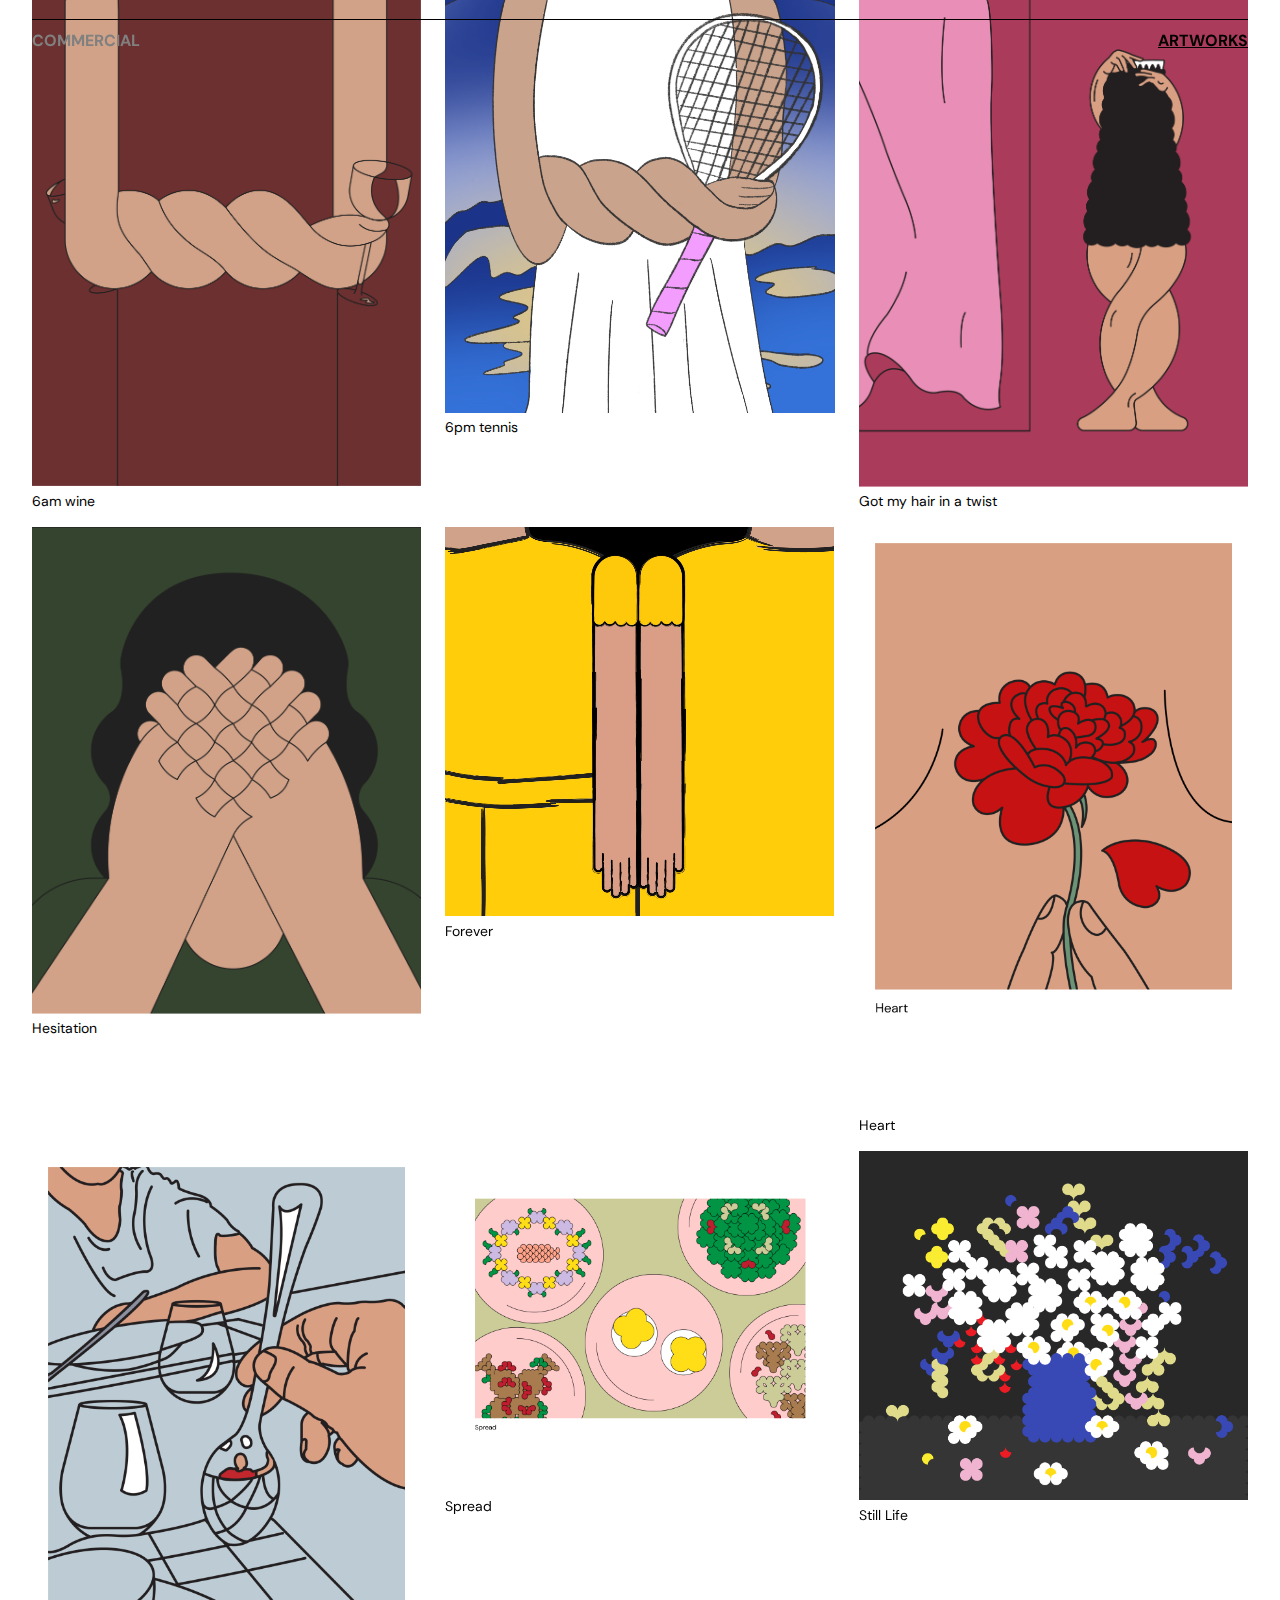
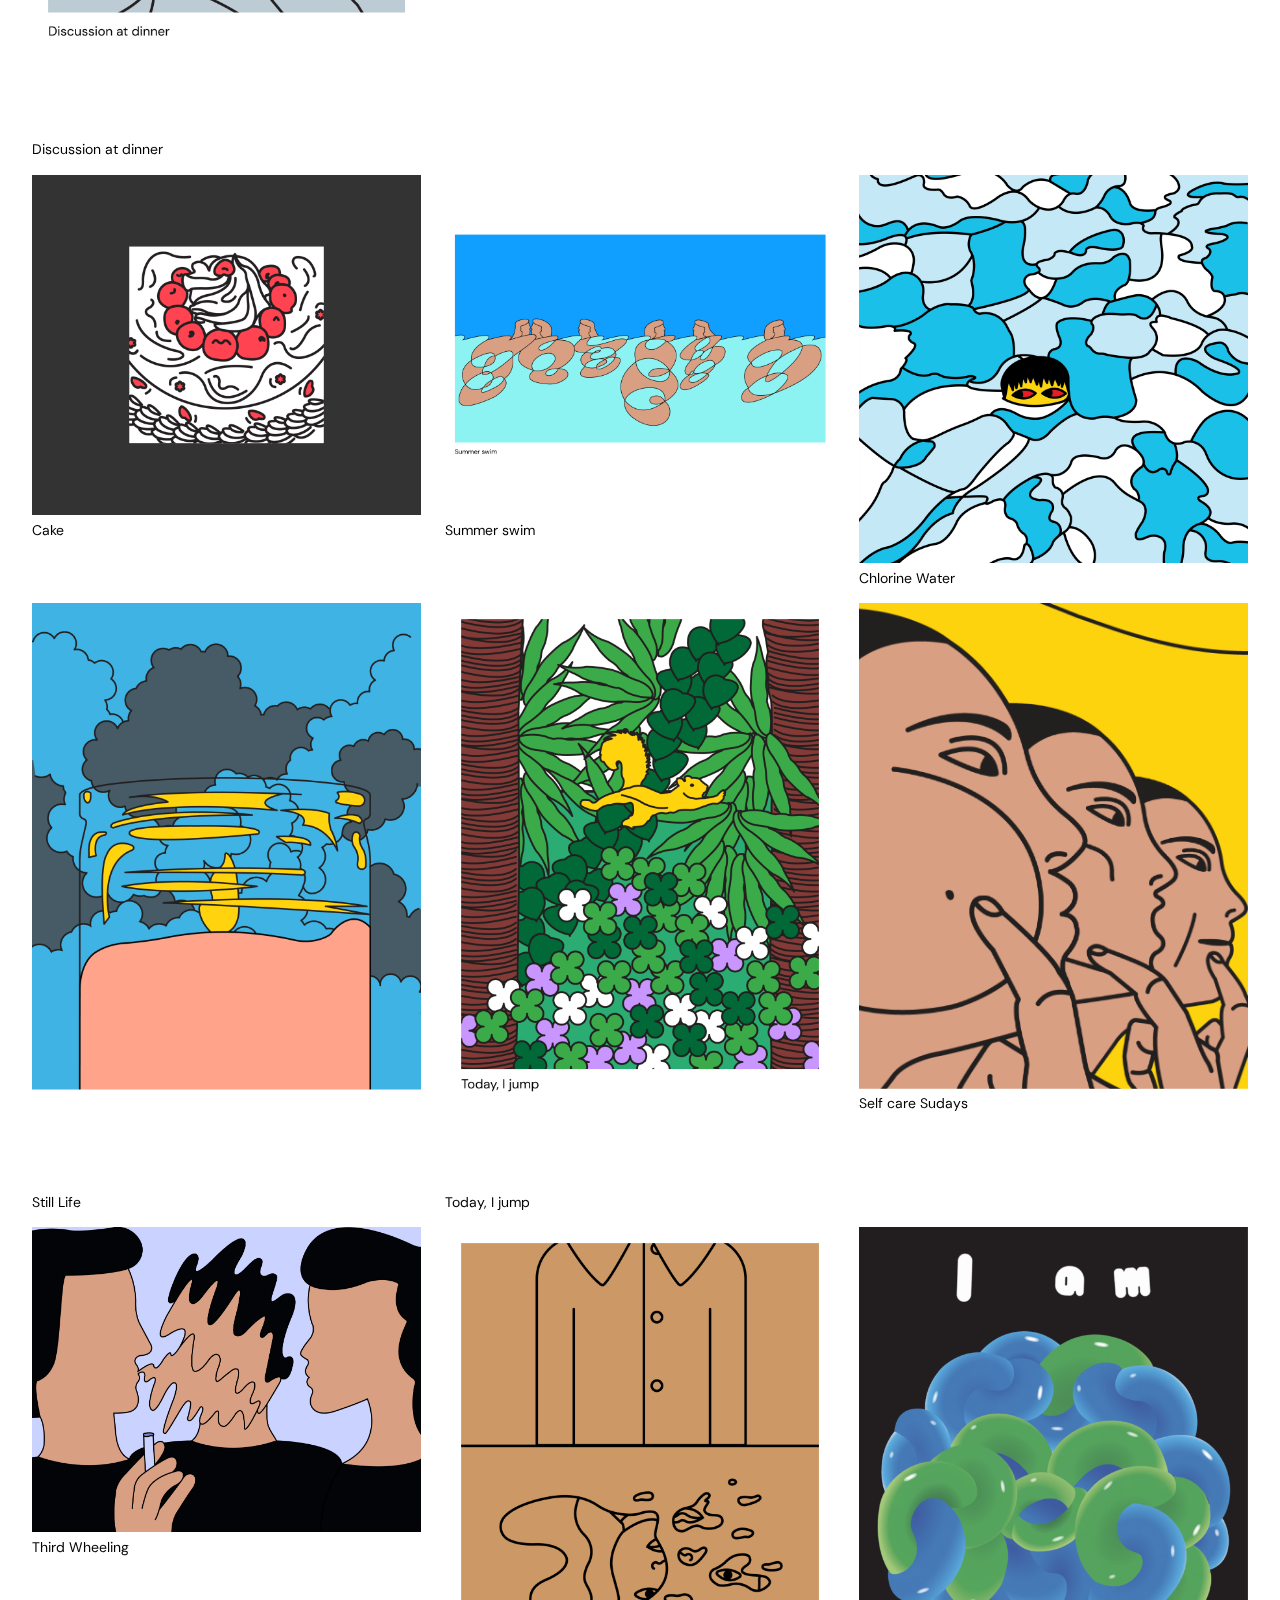
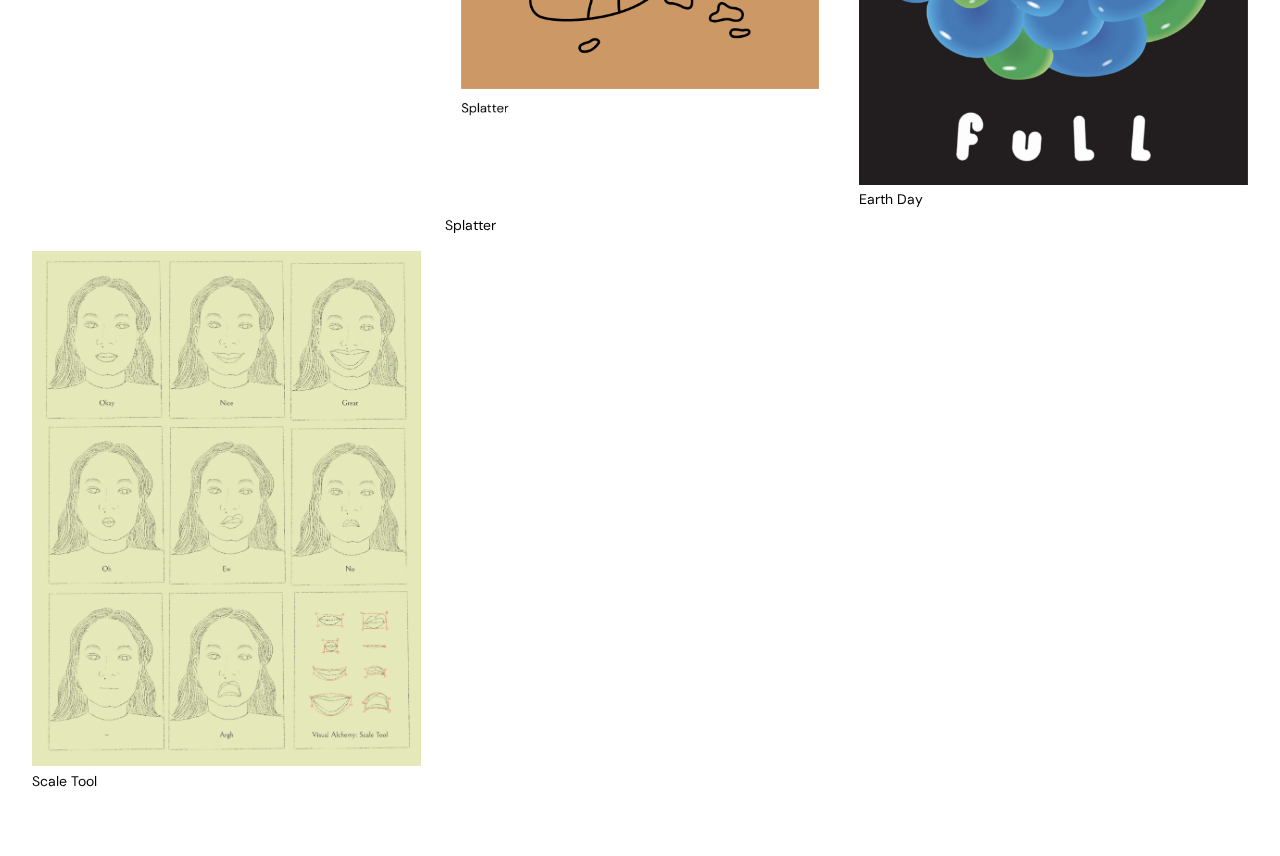
<file: artworks.html>
<!DOCTYPE html>
<html lang="en">
<head>
  <meta name="viewport" content="width=device-width, user-scalable=no" />
  <link rel="stylesheet" href="style.css">
  <link rel="stylesheet" href="style2.css">
  <link rel="preconnect" href="https://fonts.googleapis.com">
  <link rel="preconnect" href="https://fonts.gstatic.com" crossorigin>
<link href="https://fonts.googleapis.com/css2?family=DM+Sans:ital,wght@0,400;0,500;0,700;1,400&display=swap" rel="stylesheet">
  <!-- <script src="https://cdnjs.cloudflare.com/ajax/libs/bodymovin/5.10.2/lottie.min.js"></script> -->
</head>
<body>
  <main class="rick2">

<div class="header-main">
  <div class="heading"><a href="./">COMMERCIAL</a></div>
<div class="heading selected"><a href="./artworks">ARTWORKS</a></div>
<!-- <div class="heading">EXPERIMENTS</div> -->
</div>


<div class="dashboard">



  <div class="gallery">



    <div class="artwork">
    <img src="wine-twist.png">
    6am wine
    </div>

    <div class="artwork">
      <img src="tennis-twist.png">
      6pm tennis
    </div>

    <div class="artwork">
    <img src="hair-twist.png">
        Got my hair in a twist
    </div>

    <div class="artwork">
<img src="hesitation.png">
        Hesitation
    </div>


    <div class="artwork">
      <video width="100%" height="100%" autoplay muted loop>
        <source src="twist-arms.mp4" type="video/mp4">
      </video>
        Forever
    </div>

    <div class="artwork">
      <img src="rose-heart.png">
        Heart
    </div>

    <div class="artwork">
    <img src="spoon.png">
        Discussion at dinner
    </div>

    <div class="artwork">
    <img src="food.png">
      Spread
    </div>
    <div class="artwork">
    <img src="vase.png">
      Still Life
    </div>


    <div class="artwork">
    <img src="cake.png">
Cake
    </div>

    <div class="artwork">
  <img src="swim.png">
    Summer swim
    </div>

    <div class="artwork">
  <img src="chlorine-water.png">
    Chlorine Water
    </div>

    <div class="artwork">
  <img src="candle.png">
Still Life
    </div>

    <div class="artwork">
<img src="squirrel.png">
Today, I jump
    </div>

    <div class="artwork">
<img src="faces.png">
Self care Sudays
    </div>

    <div class="artwork">
  <img src="third-wheeling.png">
Third Wheeling
    </div>

    <div class="artwork">
<img src="splatter.png">
Splatter
    </div>

    <div class="artwork">
      <img src="earth-full.png">
      Earth Day
    </div>

    <div class="artwork">
      <img src="scale-tool1.png">
      Scale Tool
    </div>




  </div>




  </div>


  </main>
  </body>

  <script src="jquery.js"></script>
  <script src="nav.js"></script>
  </html>
</file>
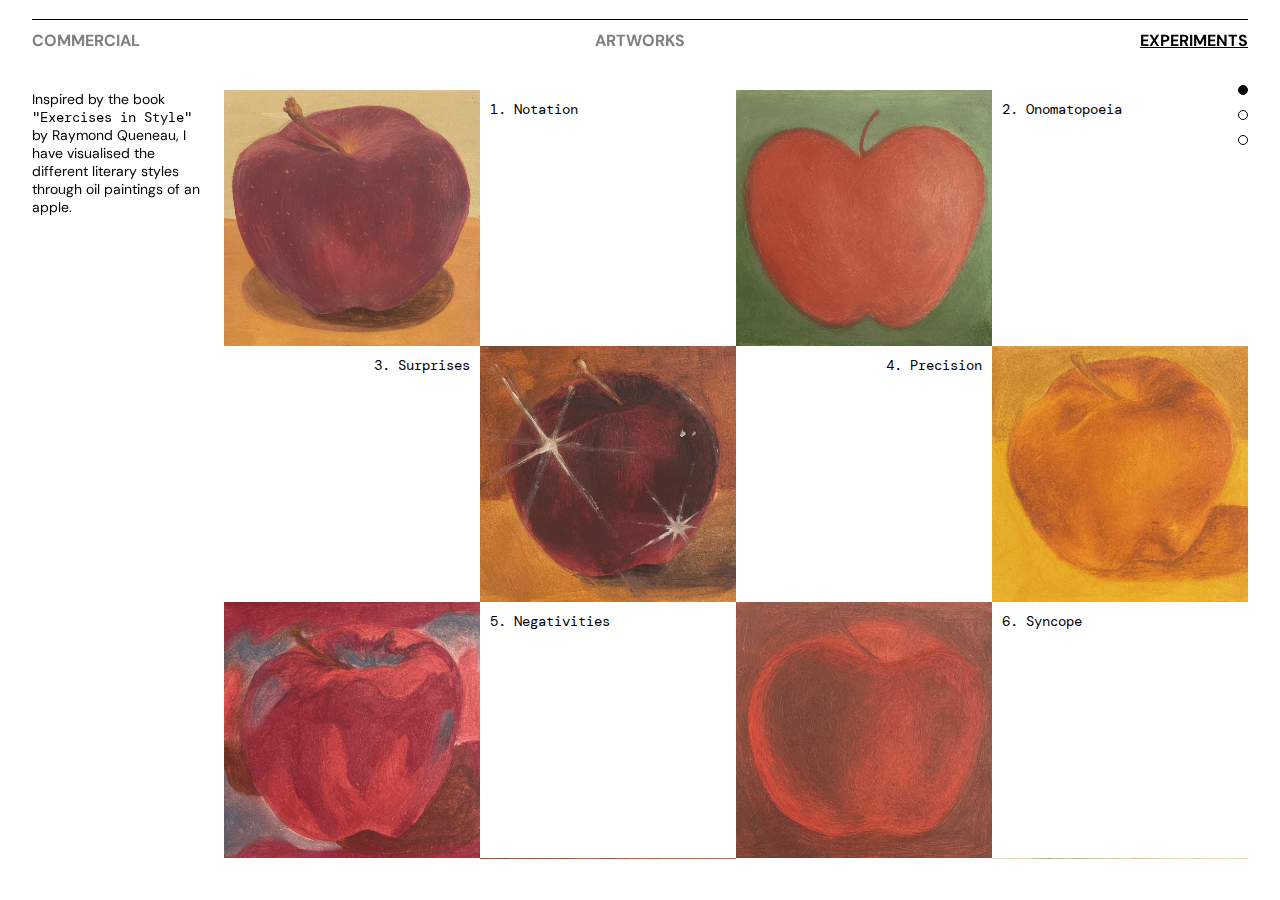
<file: research.html>
<!DOCTYPE html>
<html lang="en">
<head>
  <meta name="viewport" content="width=device-width, user-scalable=no" />
  <link rel="stylesheet" href="style.css">
  <link rel="stylesheet" href="style2.css">
    <link rel="stylesheet" href="style-research.css">
  <link rel="preconnect" href="https://fonts.googleapis.com">
  <link rel="preconnect" href="https://fonts.gstatic.com" crossorigin>
<link href="https://fonts.googleapis.com/css2?family=DM+Sans:ital,wght@0,400;0,500;0,700;1,400&display=swap" rel="stylesheet">
<link rel="preconnect" href="https://fonts.googleapis.com">
<link rel="preconnect" href="https://fonts.gstatic.com" crossorigin>
<link href="https://fonts.googleapis.com/css2?family=DM+Mono:ital,wght@0,300;0,400;0,500;1,300;1,400;1,500&display=swap" rel="stylesheet">
  <!-- <script src="https://cdnjs.cloudflare.com/ajax/libs/bodymovin/5.10.2/lottie.min.js"></script> -->
</head>
<body>

  <div class="header-main">
    <div class="heading "><a href="./">COMMERCIAL</a></div>
  <div class="heading"><a href="./artworks">ARTWORKS</a></div>
  <div class="heading selected"><a href="./experiments">EXPERIMENTS</a></div>
  </div>
<div class="navigation">
<div class="dot open"><a href="#" data-filter=".excersizes"></a></div>
<div class="dot"><a href="#" data-filter=".alchemy"></a></div>
<div class="dot"><a href="#" data-filter=".collage"></a></div>
</div>


<!--excersizes apple -->
<div class="outerbox excersizes">

<div class="intro">
<div class="title">Inspired by the book <p>"Exercises in Style"</p> by Raymond Queneau, I have visualised the different literary styles through oil paintings of an apple.
  <!-- <div class="title">Painting by Avni Jain</div> -->
</div>

<!-- <div class="text-all">
  <div class="text">1. Move Tool</div>
      <div class="text">2. Move Tool</div>
      <div class="text">3. Move Tool</div>
          <div class="text">4. Move Tool</div>
          <div class="text">5. Move Tool</div>
              <div class="text">6. Move Tool</div>
              <div class="text">7. Move Tool</div>
                  <div class="text">8. Move Tool</div>
                  <div class="text">9. Move Tool</div>
                      <div class="text">10. Move Tool</div>
                      <div class="text">11. Move Tool</div>
                          <div class="text">12. Move Tool</div>
  </div> -->
  </div>


  <div class="apple-all">
<!--1-->
    <div class="apple-pair">
        <div class="apple-box"><img src="apples/1.png"></div>
          <div class="apple-title "><p style="padding:10px;">1. Notation</p></div>
    </div>
<!--2-->
    <div class="apple-pair reverse">
        <div class="apple-box"><img src="apples/2.png"></div>
          <div class="apple-title"><p style="padding:10px;">2. Onomatopoeia</p></div>
    </div>
<!--3-->
    <div class="apple-pair reverse">
          <div class="apple-title right"><p style="padding:10px;">3. Surprises</p></div>
                  <div class="apple-box"><img src="apples/3.png"></div>
    </div>
<!--4-->
    <div class="apple-pair">
          <div class="apple-title right"><p style="padding:10px;">4. Precision</p></div>
                  <div class="apple-box"><img src="apples/4.png"></div>
    </div>
<!--5-->
    <div class="apple-pair">
        <div class="apple-box"><img src="apples/5.png"></div>
          <div class="apple-title"><p style="padding:10px;">5. Negativities</p></div>
    </div>
<!--6-->
    <div class="apple-pair reverse">
        <div class="apple-box"><img src="apples/6.png"></div>
          <div class="apple-title"><p style="padding:10px;">6. Syncope</p></div>
    </div>
<!--7-->


    <div class="apple-pair reverse">
          <div class="apple-title right"><p style="padding:10px;">7. The Subjective Side</p></div>
                  <div class="apple-box"><img src="apples/7.png"></div>
    </div>
<!--8-->
    <div class="apple-pair">
          <div class="apple-title right"><p style="padding:10px;">8. Another Subjectivity</p></div>
                  <div class="apple-box"><img src="apples/8.png"></div>
    </div>
<!--9-->
    <div class="apple-pair ">
        <div class="apple-box"><img src="apples/9.png"></div>
          <div class="apple-title"><p style="padding:10px;">9. Reported Speech</p></div>
    </div>
<!--10-->
    <div class="apple-pair reverse">
        <div class="apple-box"><img src="apples/10.png"></div>
          <div class="apple-title"><p style="padding:10px;">10. Metaphorically</p></div>
    </div>
<!--11-->
    <div class="apple-pair reverse">
          <div class="apple-title right"><p style="padding:10px;">11. Dream</p></div>
                  <div class="apple-box"><img src="apples/11.png"></div>
    </div>
<!--12-->
    <div class="apple-pair">
          <div class="apple-title right"><p style="padding:10px;">12. Past</p></div>
                  <div class="apple-box"><img src="apples/12.png"></div>
    </div>

</div>


</div>


<!-- collage-->
<!-- <div class="outerbox collage">



</div> -->

<!-- visual alchemy -->
<!-- <div class="outerbox alchemy">



</div> -->


</body>

<script src="jquery.js"></script>
<script src="nav.js"></script>
</html>
</file>
<file: style.css>
body{
  margin:0;
  padding: 0;
font-family: 'DM Sans', sans-serif;
    width: 100%;
}

body::-webkit-scrollbar {
  display: none;
}
.header-main{
    font-size: 18px;
  font-family: 'DM Sans', sans-serif;
    position: relative;
    position: fixed;
    z-index:10000;
    width:95vw;
    margin-top: 1.5vw;
    margin-left: 2.5vw;
    margin-right:2.5vw;
    /* height:36px; */
      padding-top: 10px;
      padding-bottom: 10px;
      font-size: 16px;
      font-weight: bold;
      border-top: 1px solid black;
/* background-color: red; */
display: flex;
flex-wrap: nowrap;
justify-content:  space-between;
align-items: center;
}
.header-main a{
  color: black;
  text-decoration: none;
}

.filters{
    width:95vw;
    /* height: 50px; */
    border-top: solid 1px #000;
    /* border-bottom: solid 1px #000; */
  background-color: white;
    position: fixed;
    bottom:0;
    left:2.5vw;
    right:2.5vw;
    z-index: 20;
    /* background-color: pink; */
    /* display: inline; */

}
ul{
  margin:0;
  padding:0;
}
.filters-list{
  margin-top:10px;
    margin-bottom:10px;
  /* width:100%; */
  /* margin: 0; */
  flex-wrap: wrap;
  display: flex;
  /* text-align: center; */
  justify-content: center;
  /* align-items: center; */
}
.filters-list a{
  text-decoration: none;
  font-size: 12px;
  color:black;
  /*  */
  /* background-color: red; */
    padding-left:10px;
      padding-right:10px;
}


.navbar a{
  /* color: black; */
/* text-decoration: none; */
  /* width:100%; */
  /* display: inline; */
}
.select{
  background-color: yellow;
  /* color: red; */
    text-decoration: underline;
}
.reel{
  /* position: fixed; */
  /* top: 2.5vw; */
  /* z-index: 0; */
  /* display: flex;
  justify-content: center;
  align-items: center; */
  width:100vw;
  height:100vh;
/* background-color: red; */
background-image: url(bg.png);
background-size: cover;
background-position: center;
background-repeat: no-repeat;
}
.reel-box{
  /* width:480px;
  height:480px; */
}

.section{
  background-color: white;
    z-index: 3;
  padding-top: 10px;
  padding-bottom: 10px;
  font-size: 16px;
  font-weight: bold;
  width:100%;
  border-top: 1px solid black;
}

.write-up{
  z-index: 10;
  background-color: white;
  /* background-color: red; */
  /* margin :0;
  top:0;
  left:0;
  position: sticky;
z-index: 0; */
/* margin-top: 10px; */
/* border-top: 1px solid #000; */
margin-bottom: 50px;
  width:100%;
}

.write-up a{
  color: black;
  /* text-decoration: underline; */
}


.inner{
  line-height: 1.4;
  /* margin-top: 20px; */
  margin-bottom: 20px;
width:540px;
font-size: 21px;
}
.inner-email{
  letter-spacing: .4px;
  padding-top: 30px;
  font-size: 12px;
  text-transform: uppercase;
}

.heading{
color:grey;
}
.heading a{
color:grey;
}
.selected a{
color:black;
text-decoration: underline;
}
/* .selected a{
  color:black;
} */
.info{
  background-color: yellow;
    margin-left: 20px;
  cursor: pointer;
  font-size: 17px;
width:50px;
text-align: center;
  /* position: fixed; */
  margin-top:10px;
  /* left:12px; */
  z-index: 4;
  float: left;
}
.project a:hover,
.project2 a:hover,
.project3 a:hover,
.info a:hover{
  color:#333;
text-decoration: underline;
}

.project2 a:hover .project-name{
/* border-bottom:2px solid #333; */
text-decoration: underline;

}

.project a,
.project2 a,
.project3 a,
.info a{
  color:#333;
      text-decoration:none;
}
.name{
        padding-right: 25px;
  float: right;
    cursor: pointer;
    text-decoration:underline;
  /* position: fixed; */
  top:12px;
  right:12px;
  z-index: 4;
  font-size: 17px;
}

.dashboard{
  /* background-color:yellow; */
  /* position: relative; */
    /* margin-top: 10px; */
    z-index: 15;
  width:95vw;
  /* margin-top: 90vh; */
  margin-left: 2.5vw;
  margin-right:2.5vw;
  /* height: 100%; */
    display: flex;
    flex-wrap: wrap;
  justify-content:  space-between;
  align-items: center;
  /* flex-direction: row; */
}
.gallery{
  z-index: 3;

  /* letter-spacing: .4px; */
  width:100%;
line-height: 1.4;
    font-size: 14px;
/* text-transform: uppercase; */
  /* background-color: red; */
  display: flex;
  flex-flow: row;
  flex-wrap: wrap;
justify-content:  space-between;
align-items:  flex-start;
margin-bottom: 50px;
}
.gallery-1{
background-color: white;
margin-bottom: 15px;
width:32%;
}
.big{
  width:47%;
}
.gallery-1 img{
  width: 100%;
}
.gallery-1 a{
  color:black;
}

.artwork{
/* background-color: yellow; */
margin-bottom: 15px;
width:32%;
}
.artwork img{
  width: 100%;
}

/* .project1{
    margin-bottom:25px;
  display: flex;
  flex-wrap: nowrap;
justify-content: space-between;
align-items: flex-start;
    width:96vw;
} */

/* .project-image1{
  background-color: yellow;
  height: 48vw;
  width:80vw;
} */

.project2{
  z-index: 3;

  cursor: pointer;
  margin-bottom:25px;
  background-color: white;
  /* position: relative; */
  width:46vw;
}
.project-image2{
  /* background-color: black; */
  height: 46vw;
  width:46vw;
}

.ucfs{
  background-image: url(project-cover/ucfs-cover.png);
  background-size: cover;
  background-position: center;
}

.one{
  background-position: center;
  background-size: contain;
  background-repeat: no-repeat;
  background-image: url(project-cover/fig-cover.png);
}

.two{
    background-position: center;
  background-size: contain;
  background-repeat: no-repeat;
  background-image: url(project-cover/tff-cover.png);
}
.wildharvest{
    background-position: center;
  background-size: cover;
  background-repeat: no-repeat;
  background-image: url(project-cover/wh-cover.gif);
}

.noorahealth{
    background-position: center;
  background-size: cover;
  background-repeat: no-repeat;
  background-image: url(project-cover/nh-cover.png);
}
.indigo{
    background-position: center;
  background-size: cover;
  background-repeat: no-repeat;
  background-image: url(project-cover/indigo-cover1.png);
}
.illustration{
    background-position: center;
  background-size: cover;
  background-repeat: no-repeat;
  background-image: url(project-cover/illustration.png);
}
.user-research{
  background-position: center;
background-size: cover;
background-repeat: no-repeat;
background-image: url(project-cover/qs-research.png);
}
.vinyl_1{
  background-position: center;
background-size: contain;
background-repeat: no-repeat;
background-image: url(vinyl_1.jpg);
}

.vinyl_2{
  background-position: center;
background-size: contain;
background-repeat: no-repeat;
background-image: url(vinyl_2.png);
}

.integrated-art1{
  background-position: center;
background-size: cover;
background-repeat: no-repeat;
background-image: url(integrated-art1.png);
}

.integrated-art2{
  background-position: center;
background-size: cover;
background-repeat: no-repeat;
background-image: url(integrated-art2.png);
}
.project3{
  display: flex;
  flex-wrap: nowrap;
justify-content: space-between;
/* align-items: flex-start; */
border-top: 1px #000 solid;
  /* background-color: #FFFCED; */
  margin-bottom:25px;
  width:96vw;
}
.project-image3{
  /* background-color: black; */
  height: 40vw;
  width:48vw;
  margin:20px;
  /* background-color:black; */
}
.project-text3{
  /* position: sticky;
      position:-webkit-sticky;
      top:0;
      left:0; */
      /* background-color: red; */
  padding-top: 15px;
  padding-bottom: 15px;
    margin-left: 15px;
  width:33vw;
}
.project-text2{
  /* position: relative; */
  display: flex;
  /* background-color: red; */
  /* height:60px; */
  /* display: inline-block; */
  flex-wrap: nowrap;
  justify-content:space-between;
  align-items:  flex-start;
  margin-top: 10px;
  letter-spacing: .4px;
line-height: 1.4;
font-size:16px;
}
.project-text1{
  position: sticky;
  position:-webkit-sticky;
  top:0;
  left:0;
/* padding-top: 15px; */
padding-bottom: 15px;
margin-left:15px;
  width:16vw;
}

.project-name{
  color: grey;
    /* background-color: yellow; */
  text-transform: uppercase;
    width:50%;
    letter-spacing: .4px;
line-height: 1.4;
  font-size:12px;
}

.project-name3{
  line-height:1.5;
/* width:350px; */
/* line-height: 1; */
  font-size:17px;
}
p{
    color: #a0a0a0;
}
.year{
  /* background-color: red; */
    font-size: 17px;
}
.project-tabs2{
  text-align: right;
    /* text-transform: uppercase; */
/* margin-left:30px; */
  height:20px;
  /* background-color: red; */
  /* padding-left:15px; */
    /* border-left: 1px solid black; */
    font-size: 17px;
}
.project-tabs1{
  width:150px;
    padding-top:15px;
  margin-top:50px;

    /* text-transform: uppercase; */
    border-top: 1px solid black;
    font-size: 17px;
}
.project-tabs3{
  width:150px;
    padding-top:15px;
  margin-top:50px;
    /* text-transform: uppercase; */
    border-top: 1px solid black;
    font-size: 17px;
}
.footer{
  z-index: 10;

  font-size: 12px;
font-family: 'DM Sans', sans-serif;
  width:95vw;
  margin-top: 2.5vw;
  margin-left: 2.5vw;
  margin-right:2.5vw;
  /* height:36px; */
    padding-top: 10px;
    padding-bottom: 150px;
    border-top: 1px solid black;
/* background-color: red; */
display: flex;
flex-wrap: nowrap;
justify-content:  space-between;
align-items: center;
}

@media (max-width: 800px) {

  /* .filters-list{
  display: block;
  } */
  .header-main{
    font-size: 12px;
  }
.reel{
    height:80vh;
}
  .reel-box{
    width:80vw;
    height:80vw;
  }
.section{
font-size: 12px;
}

.footer{
  font-size: 10px;
}

  .project-name{
      width:70%;
        font-size:12px;
  }

.dashboard{
  flex-wrap: wrap;
  align-items: center;
  /* justify-content: left; */
}

.inner{
  font-size: 16px;
width:100%;
}

.gallery-1{
width:48%;
font-size: 12px;
/* justify-content: flex-start; */
}
.artwork{
width:48%;
font-size: 12px;
}

.project2{
  /* height: 105vw; */
  width:95vw;
  /* background-color: green; */
}

.project-image2{
  height: 95vw;
  width:95vw;
}

.project-text2{
  justify-content:space-between;
  align-items: flex-start;
  width:90vw;
}
.project-tabs2{
  height:30px;
  width:200px;
}

.project1{
  width:90vw;
  /* background-color: green; */
    flex-wrap: wrap;
}

.project-image1{
  height: 150vw;
  width:90vw;
  margin-bottom: 15px
}

.project-text1{
  width:90vw;
  /* background: blue; */
margin-left:0px;
  display: flex;
  flex-wrap: nowrap;
  justify-content: space-between;
  align-items:flex-start;
}
.project-tabs1{
  padding-left: 15px;
  border-top: 0px;
  padding-top: 0px;
  border-left:1px solid #000;  margin-top:0px;
  height:30px;
}

}

@media (max-width: 600px) {



.project3{
  justify-content: center;
  align-items: center;
  flex-wrap: wrap;
}
.project-image3{
  height: 100vw;
  width:82vw;
  margin:10px;
}
.project-text3{
display: flex;
justify-content:space-between;
align-items: center;
flex-wrap: nowrap;
  margin-top: 15px;
    margin-left: 15px;
  width:82vw;
}
.project-tabs3{
  width:80px;
height:45px;
    padding-top:0px;
    padding-left:15px;
  margin-top:0px;
    border-left: 1px solid black;
    border-top: 0px solid black;
}

.project-tabs2,
.project-tabs1{
  height:45px;
}

}
</file>
<file: style2.css>
body{
  background-color: white;
  margin: 0;
  padding: 0;
  width:100vw;
  font-family: 'DM Sans', sans-serif;
}
.text{
  display: flex;
font-style: italic;
align-items: flex-start;
  text-align: left;
  /* border-bottom: 1px solid #a0a0a0; */
  color:#a0a0a0;
  font-size: 15px;
  padding:15px 0 0 0;
  margin-bottom: 5px;
}
.text a{
    color:#a0a0a0;
}
.text a:hover{
    color:#333;
}
.bar{
  position: fixed;
top:0;
left:0;
z-index: 1;
margin-left: 2.5vw;
margin-right: 2.5vw;
width: 95vw;
/*     border-bottom: 1px solid #aaaaaa; */
    height:35px;
    background-color: #ffffff;
    display: flex;
align-items: center;
justify-content: center;
}
.bar-box{
    /* text-transform: uppercase; */
width:1200px;
    display: flex;
align-items: center;
justify-content: space-between;
flex-wrap: nowrap;
  font-size: 16px;
  /* background-color: red; */
}
.name2,
.work{
  text-align: center;
  width:100px;
  margin-top:7px;
  cursor: pointer;
  background-color: yellow;
  /* border-bottom: 2px solid yellow; */
  /* text-decoration: underline; */
/* width:100px; */
  color: #333;

}
.name2 a,
.work a{
    color: #333;
      text-decoration:none;
}
.name2 a:hover,
.work a:hover{
  color:#333;
}
.name2{
  font-weight: 500;
    margin-top:7px;
/* width:100px; */
color: #333;
}
/* .bar-box{
  position: absolute;
  margin-left: 10vw;
 margin-right: 10vw;
  width: 80vw;
    display: flex;
align-items: center;
justify-content: space-between;
flex-wrap: nowrap;
  font-size: 15px;
} */
.landing{
position: fixed;
top:0;
left:0;
  color:black;
  /* font-weight: 200; */
  z-index: 0;
 margin-left:2.5vw;
  margin-right:2.5vw;
  width:95vw;
    height:100vh;
}

.cover{
/*   flex-direction: row; */
display: flex;
align-items: center;
justify-content: center ;
flex-wrap: nowrap;
  width: 100%;
    height: 100%;
  /* position: absolute; */
  background-color: rgba(51, 51, 51, 0);
}
.cover-box{
    /* width: 1200px; */
}
.text-box{
/*   padding: 30px; */

     display: flex;
align-items:center;
justify-content: center;
flex-wrap: wrap;
    background-color: rgba(226, 63, 18, 0);
/*   margin: 30px; */
width: 600px;
  /* height:100%; */
}
.image-box{
/*     background-color: #ffb93c; */
  width:600px;
    height: 600px;

}

.nh{
  background-image: url(nh-cover-square.png);
  background-size: cover;
  background-position: center;
}
.tff{
  background-image: url(tribeca/tff-rip.gif);
  background-size: cover;
  background-position: center;
}
.indigo2{
  background-image: url(indigo-cover.png);
  background-size: contain;
  background-position: center;
  background-repeat: no-repeat;
}
.role{
   margin-top: 25px;
    /* text-transform: uppercase; */
    padding-top: 15px;
  font-size: 15px;
border-top: 1px solid #666666;
  width:400px;
  /* height:200px; */
  /* background-color: rgba(255, 0, 251, 100); */
}
.description{
  /* margin-top: 30px; */
/*   border-bottom: 1px solid #666666; */
  padding-top: 15px;
  font-size: 21px;
/*   height:350px; */
    width:400px;
  /* background-color: rgba(61, 153, 112, 100); */
}
.project-gallery{
  margin-top: 100vh;
  margin-bottom:100vh;
  position: relative;
  top:0;
  left:0;
  width: 95vw;
  /* height:100vw; */
  margin-left: 2.5vw;
  margin-right:2.5vw;
  background-color: #ffffff;
  z-index:1;
  display: flex;
align-items: flex-start;
justify-content: center ;
flex-wrap: wrap;
}
.horizontal-block{
  background-color: rgba(255, 255, 0, 0);
  width:1200px;
padding: 0;
  margin: 0;
}
.horizontal-block img{
  width: 100%;
}
.vertical-block{
  padding: 0;
  margin: 0;
  display: flex;
/* align-items: center; */
/* justify-content: center; */
  background-color: rgba(0, 0, 255, 0);
  width:1200px;
}
.vertical-block-1{
  background-color: #ffffff;
width:50%;
font-size: 21px;
}

.vertical-block-2{
  background-color: #ffffff;
  width:50%;
}
.vertical-block-2 img,
.vertical-block-1 img{
   width: 100%;
}
#nh-container0,
#nh-container1,
#nh-container2,
#nh-container3,
#nh-container4,
#nh-container5,
#nh-container6,
#nh-container7,
#nh-container8,
#nh-container9{
  margin: 0;
  padding: 0;
  border: 0;
  background-color: rgba(26, 188, 156, 0);
  width:100%;
/*   height:100%; */
}

@media (max-width: 850px) {
.vertical-block{
flex-wrap: wrap;
}
.vertical-block-1{
width:100%;
font-size: 15px;
}

.vertical-block-2{
  width:100%;
}
.horizontal-block img{
  width: 100%;
}
  .text-box{
align-items: flex-start;
width: 100%;
  height: 50%;
}
.image-box{
  width: 100%;
    height: 75%;
}
  .cover{
   flex-direction: column-reverse;
  }

  .role{
     margin-top: 0px;
     padding-top: 8px;
    width: 100%;
  font-size: 14px;
}
.description{
   margin-top: 0px;
   padding-top: 8px;
    width: 100%;
/*     height:180px; */
  font-size: 14px;
}

}
</file>
<file: style-research.css>
body{
  margin:0;
  padding: 0;
font-family: 'DM Sans', sans-serif;
/* font-family: 'DM Mono', sans-serif; */
    width: 100%;
    color: #AE0000;
      color: black;
}

body::-webkit-scrollbar {
  display: none;
  color: black;
}

div{
/* background-color: yellow; */

  /* padding: 10px; */
}

.navigation{
  z-index:100;
position: fixed;
top:70px;
right:2.5vw;
}

.dot{
  border-radius: 50px;
  margin-top: 15px;
  width: 8px;
  height: 8px;
  border: 1px solid black;
}
.open{
    background-color: black;
}
.outerbox{
  z-index:0;
  overflow: scroll;
  font-size: 14px;
  /* top:2.5vw; */
  /* background-color: yellow; */
  position: fixed;
  /* display: flex;
  flex-wrap: wrap; */
  width:95vw;
  height: 85.5vh;
  top: 7vw;
  margin-left: 2.5vw;
  margin-right:2.5vw;
  bottom:2.5vw;
  /* justify-content: center;
  align-items: flex-start; */
}
.outerbox::-webkit-scrollbar {
  display: none;
}
.outerbox {
  -ms-overflow-style: none;  /* IE and Edge */
  scrollbar-width: none;  /* Firefox */
}
.intro{
  position: sticky;
  top: 0;
  display: flex;
  flex-direction: column;
height:120px;
  /* flex-wrap: wrap; */
}
.title{
  /* position: sticky;
  top:0; */
  /* background-color: red; */
  width:14vw;
  height:50vh;
}
.text-all{
    width:30vw;
}
.text{
  padding-bottom: 30px;
}
.apple-all{
  /* text-align: right; */
  position: absolute;
  top:0;
  right:0;
  width:80vw;
  /* height:16.25vw; */
  /* left:360px; */
  /* background-color: grey; */
  display: flex;
    flex-wrap:wrap;
    justify-content:flex-start;
    align-items: flex-start;
}
.apple-pair{
  /* background-color: green; */
    width:40vw;
    height: 20vw;
  position: sticky;
  top:0;
  display: flex;
    flex-wrap: nowrap;
}

.apple-title{

    background-color: white;
  width:20vw;
  height: 20vw;
}
p{
  display: inline-block;
  font-family: "DM Mono", monospace;
  font-weight: 400;
  font-style: normal;
/* padding: 10px; */
margin:0;
color: black;
}
.right{
  text-align: right;
}

.apple-box{
    background-color: blue;
    width:20vw;
    height: 20vw;
}
img{
  width:20vw;
  height: 20vw;
}
@media (max-width: 900px) {
  .navigation{
    z-index:100;
  position: fixed;
  top:30px;
  right:2.5vw;
      cursor: pointer;
  }

  .dot{
    margin-top: 30px;
  }

  .outerbox{
    /* font-size: 14px; */
      top: 12vw;
  }
  .intro{
        z-index:1;
    display: flex;
    flex-direction: row;
    /* flex-wrap: wrap; */
  }
  .title{

    width:70vw;
    height:30vh;
  }
  .text-all{
    display: flex;
    flex-wrap: wrap;
    /* flex-direction: row; */
      width:40vw;
  }
  .text{
    width:20vw;
    padding-bottom: 4px;
  }

  .apple-all{
    z-index:0;
    /* position: relative; */
      top:80px;
    width:95vw;
  }
  .apple-pair{
      /* width:47.5vw;
      height: 23.75vw; */
        top:80px;
      width:95vw;
      height: 47.5vw;
  }


  .apple-title{
    /* width:23.75vw;
    height: 23.75vw; */
    width:47.5vw;
    height: 47.5vw;
  }


  .apple-box{
      /* width:23.75vw;
      height: 23.75vw; */
      width:47.5vw;
      height: 47.5vw;
  }
  img{
    width:47.5vw;
    height: 47.5vw;
  }
.reverse{
  flex-direction: row-reverse;
}

  }
</file>
